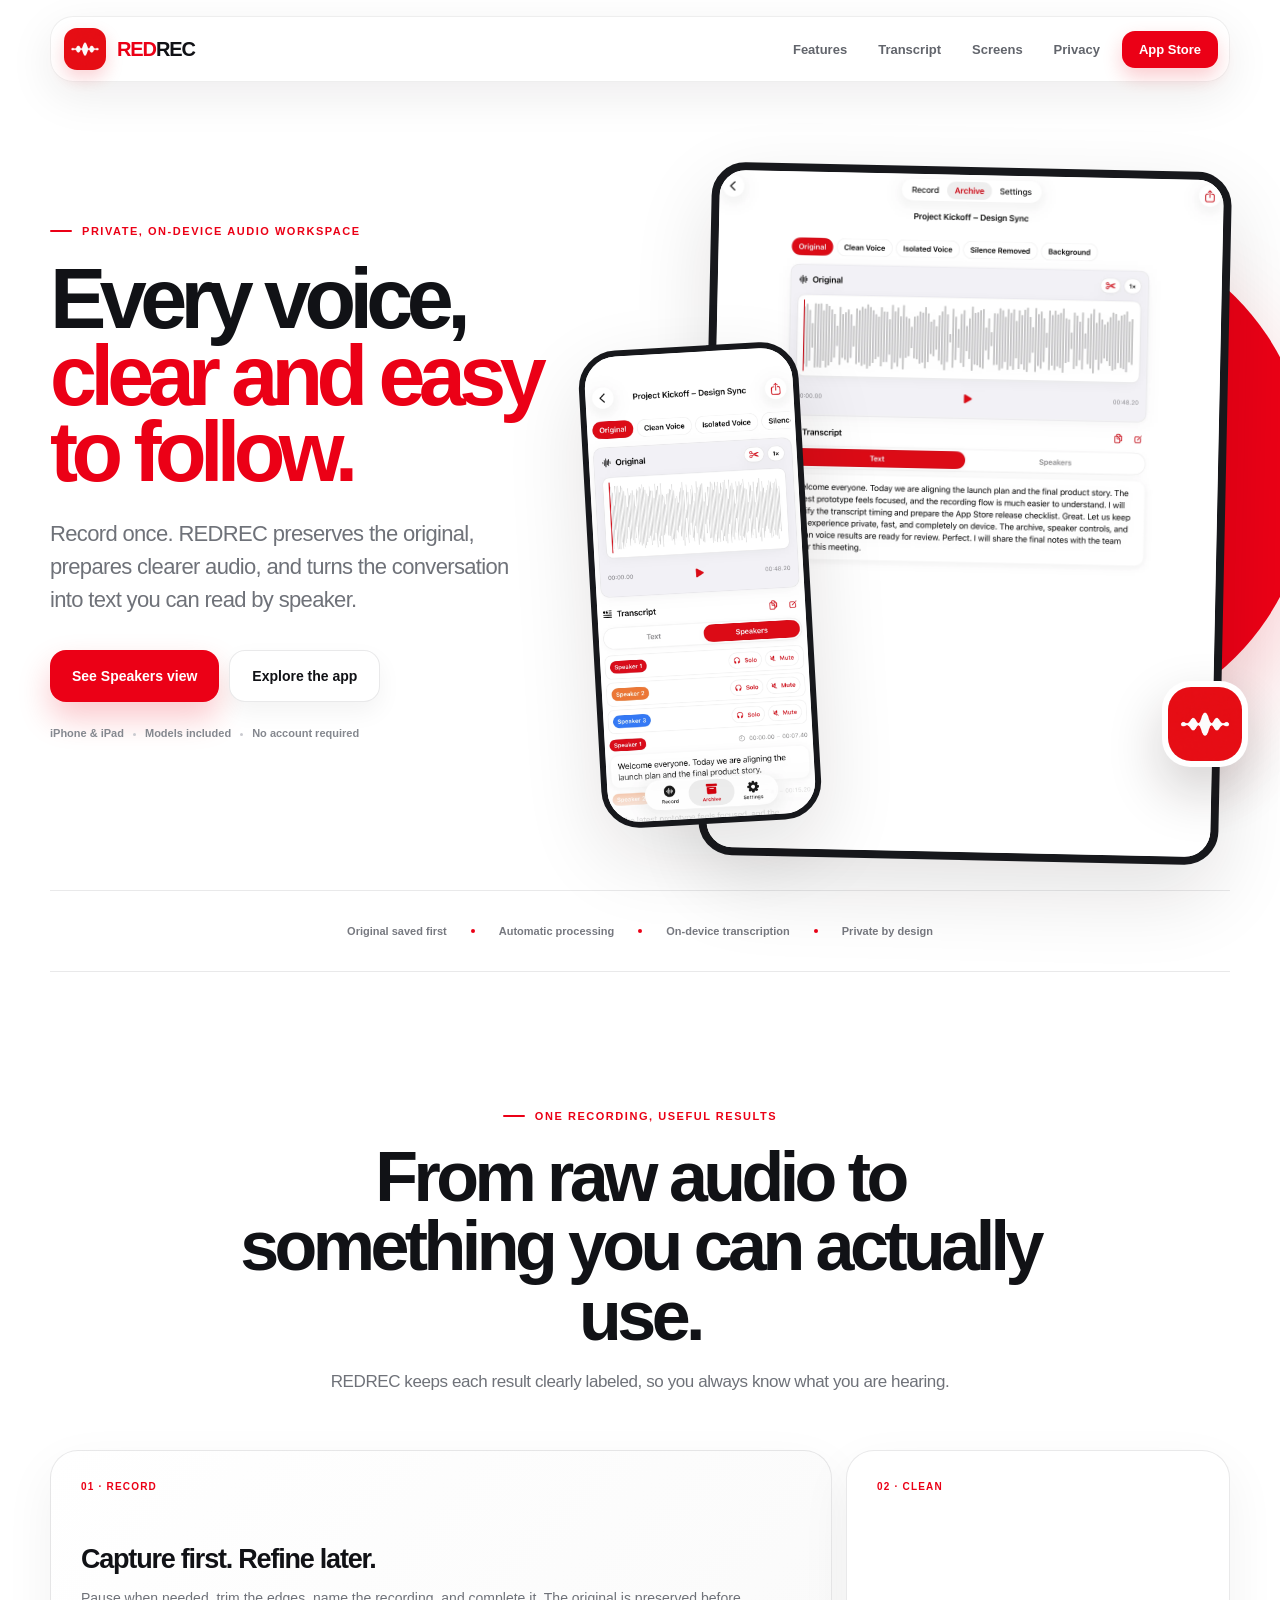
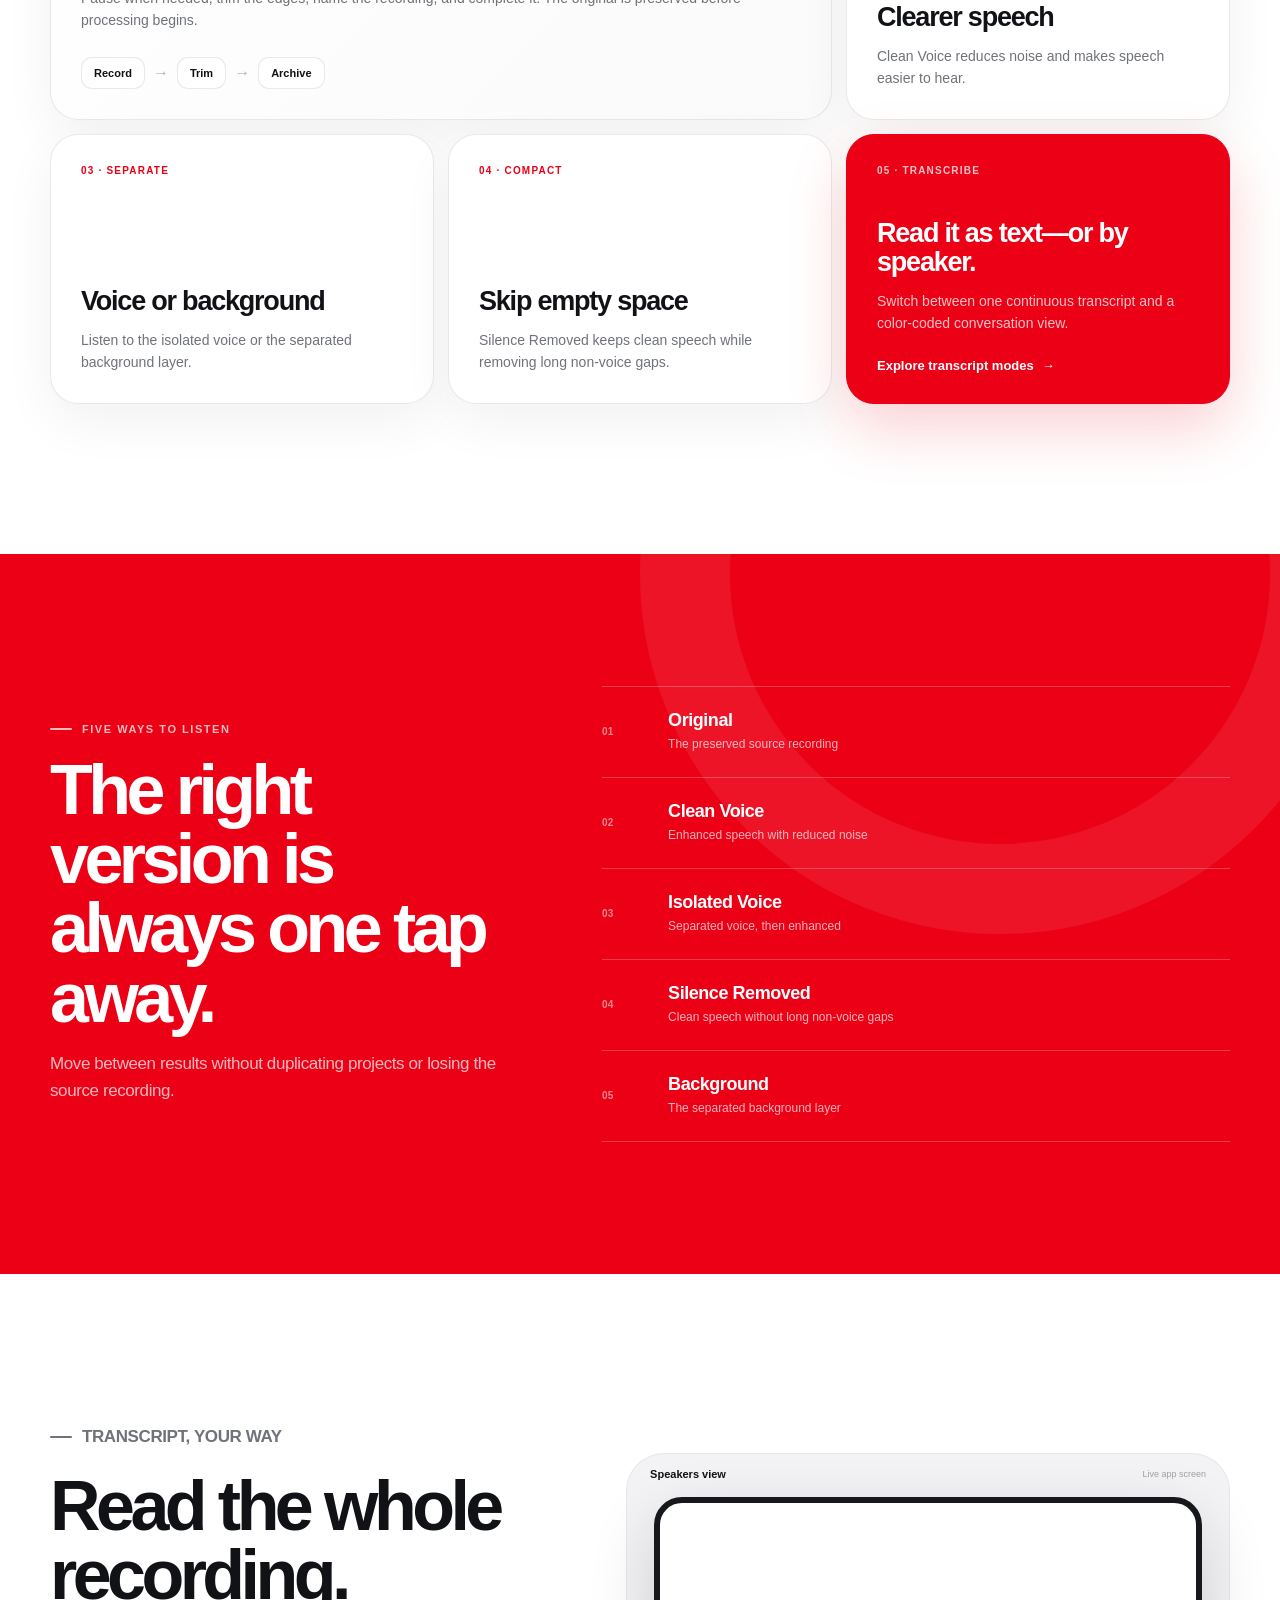
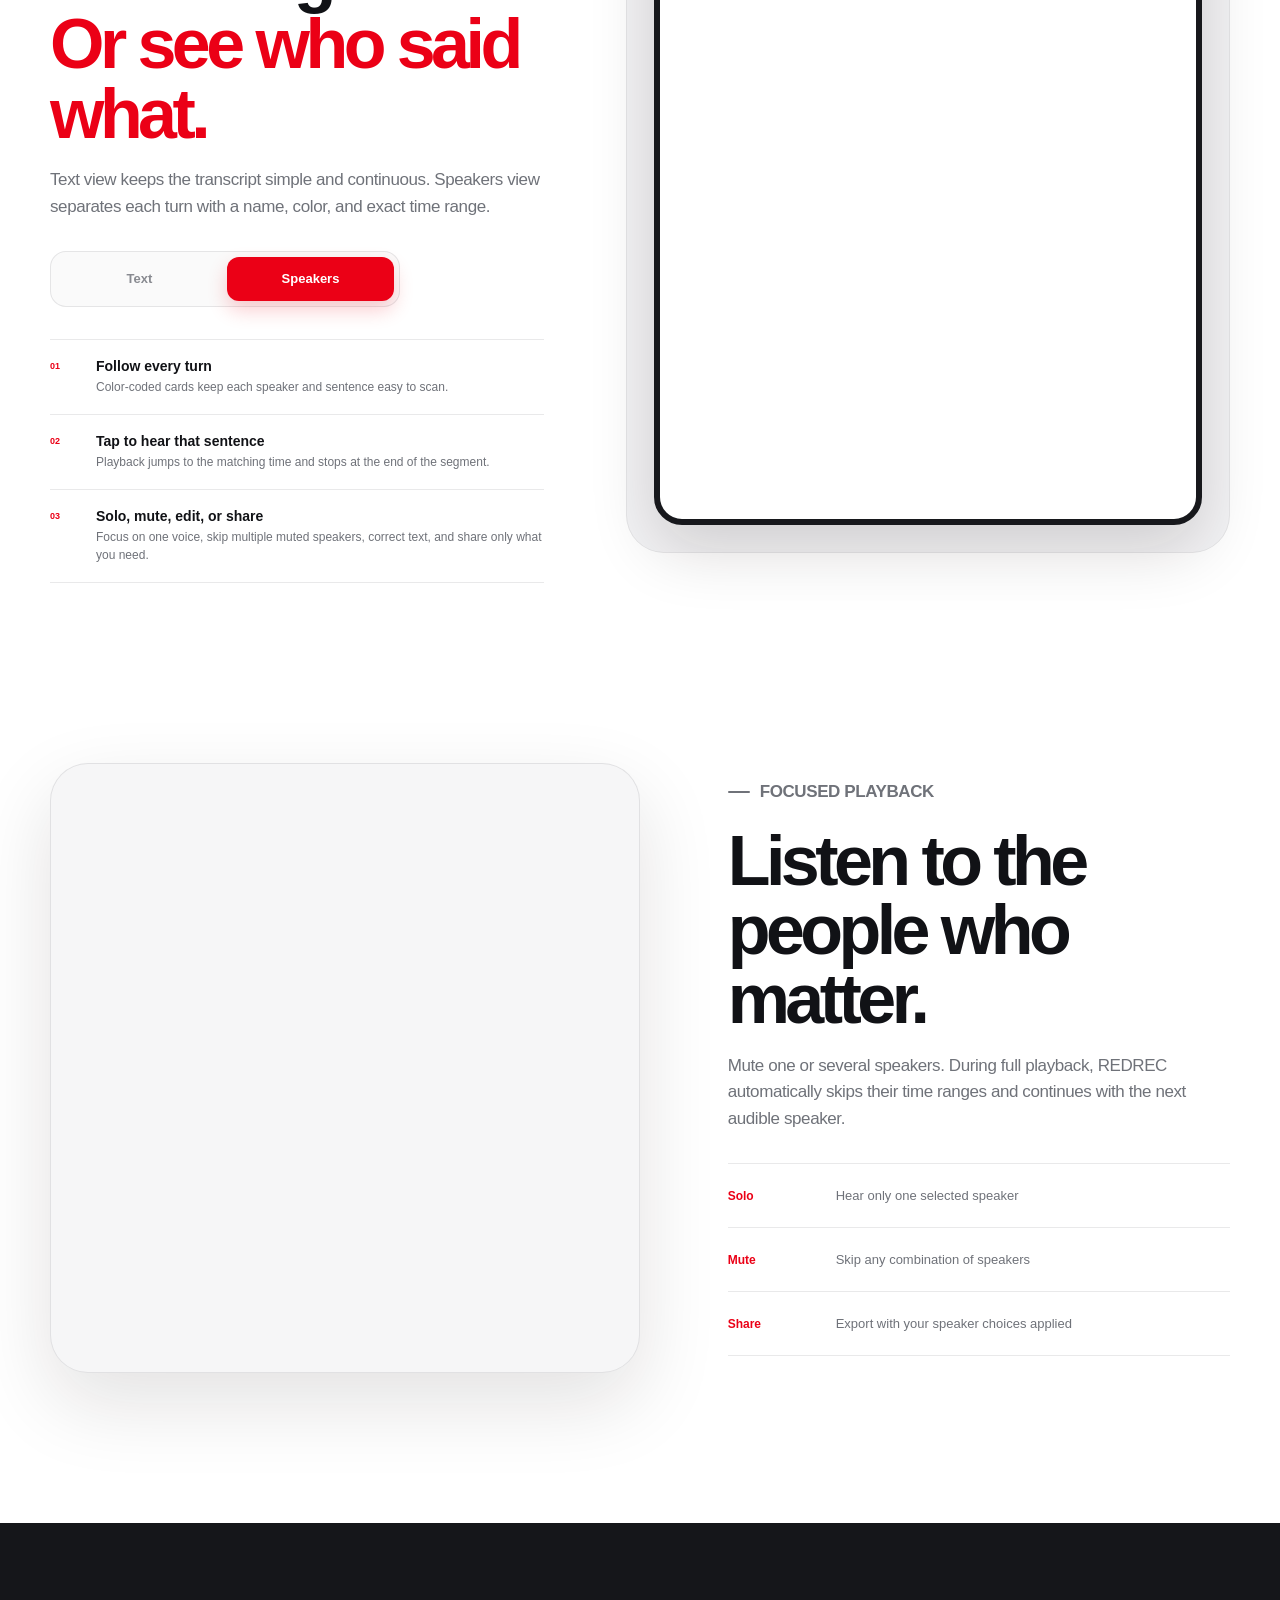
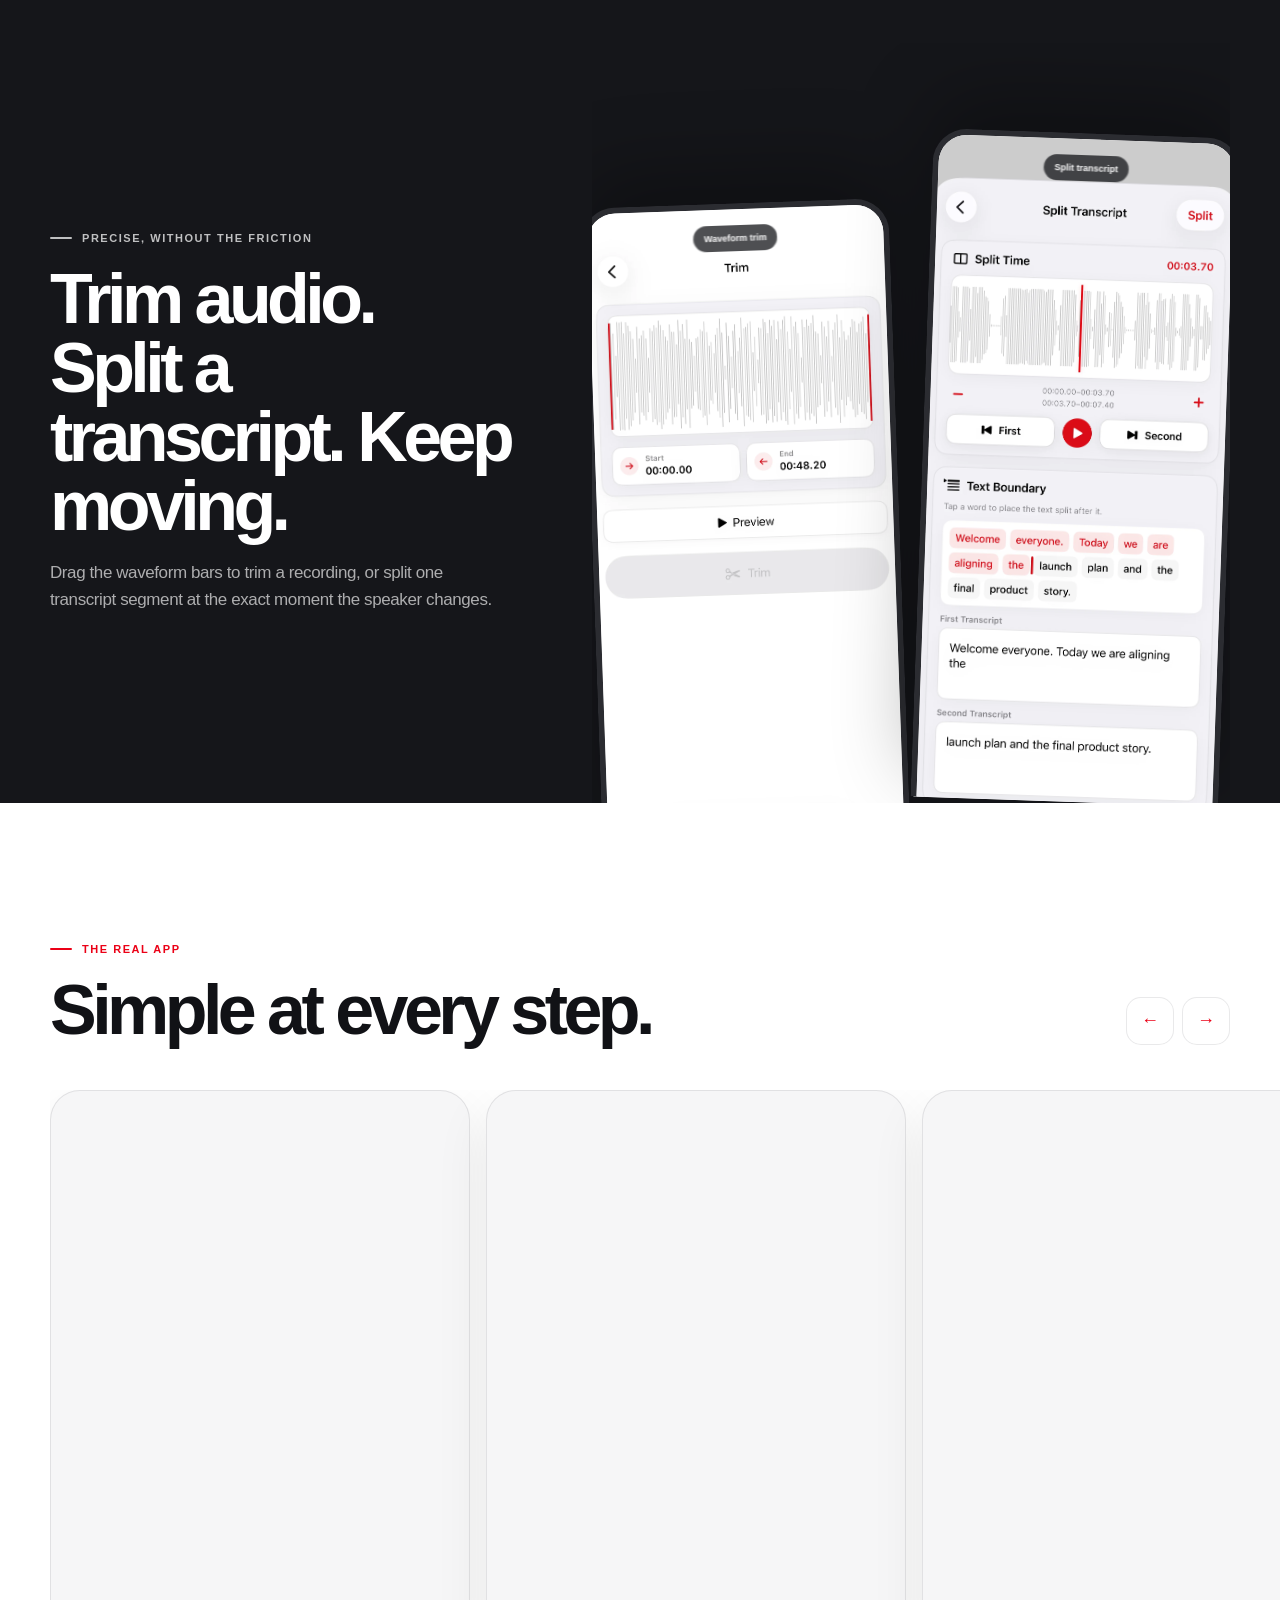
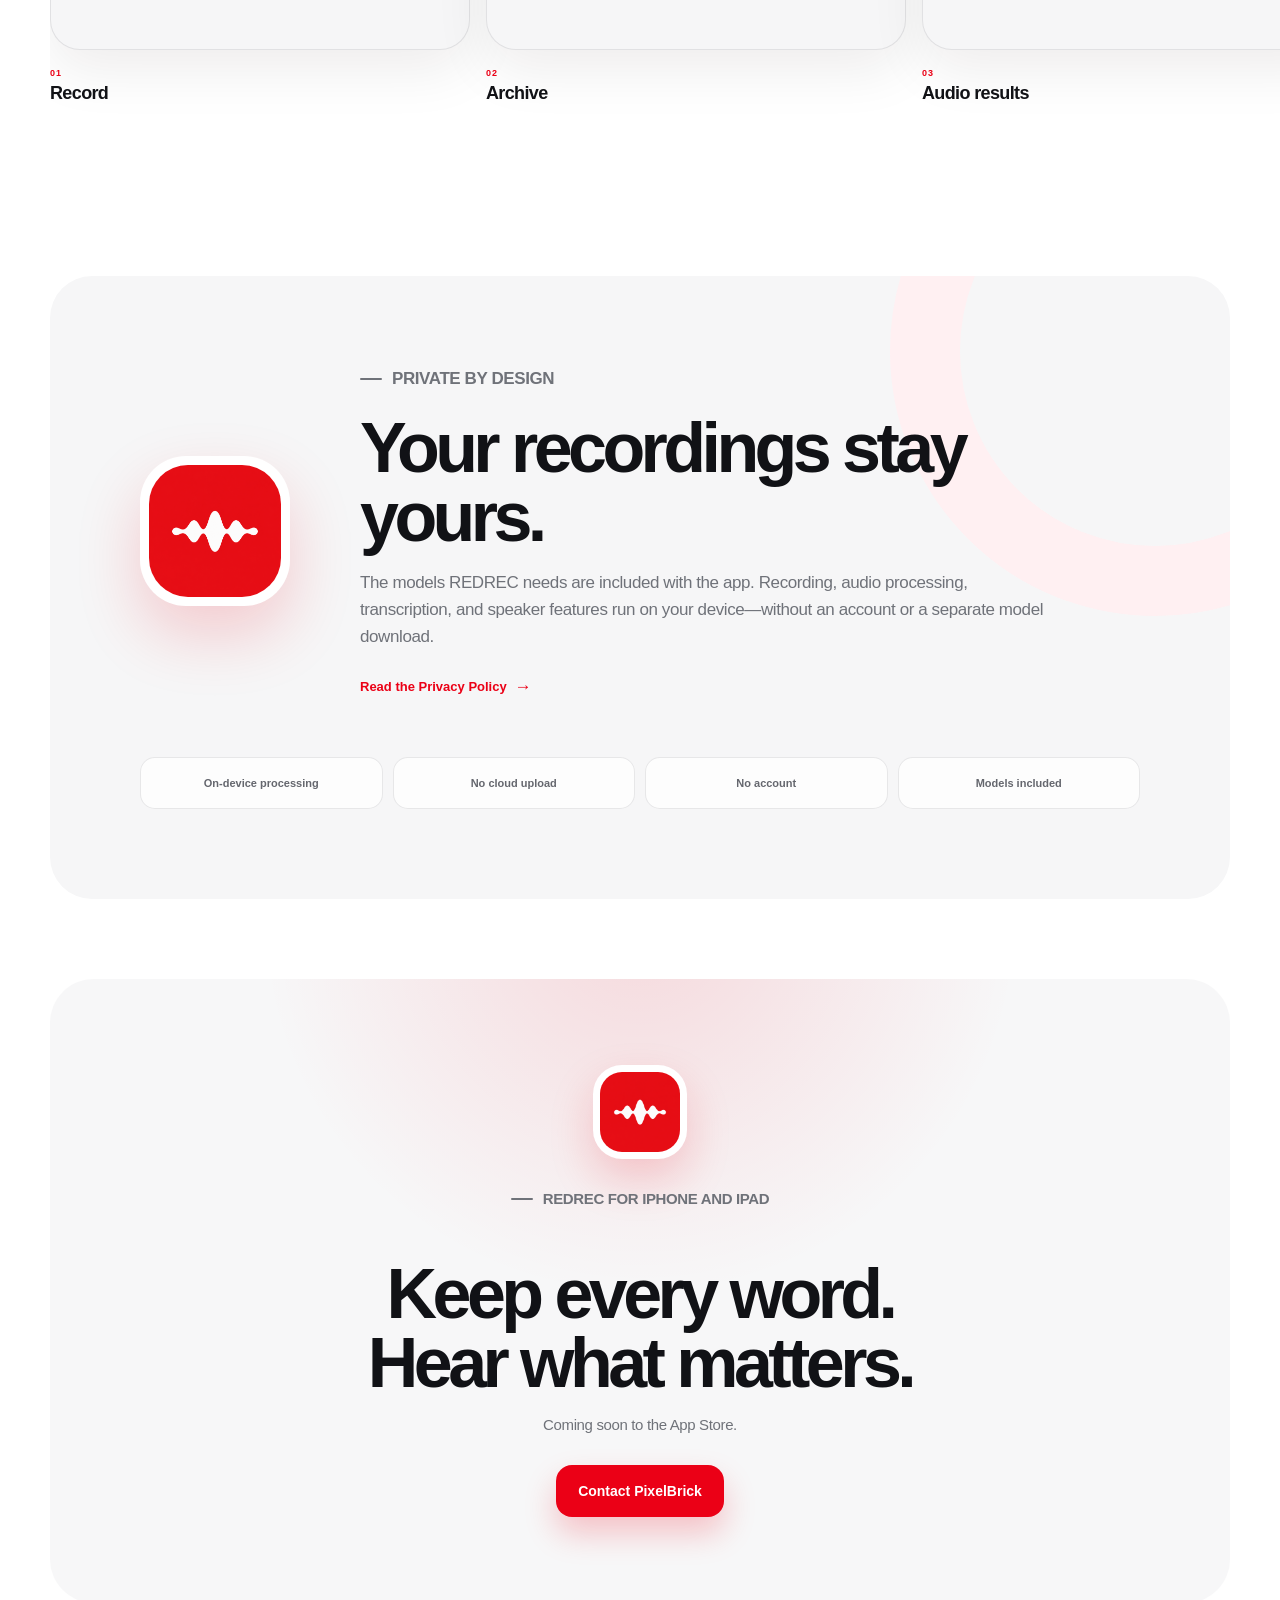
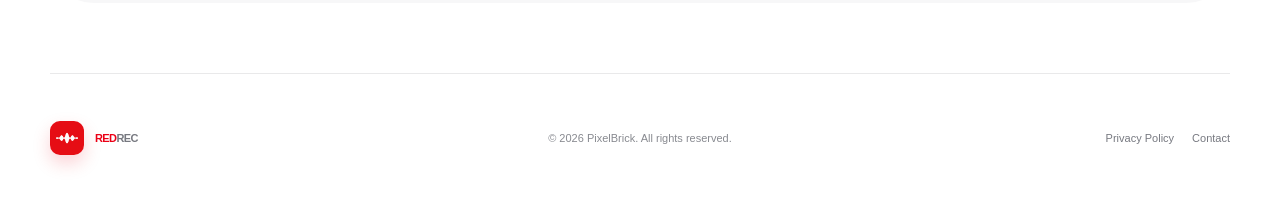
<file: index.html>
<!doctype html>
<html lang="en">
<head>
  <meta charset="utf-8">
  <meta name="viewport" content="width=device-width, initial-scale=1">
  <title>REDREC — Clear audio. Clear conversations.</title>
  <meta name="description" content="REDREC records, cleans, separates, and transcribes audio on your iPhone or iPad, with a speaker-aware view that makes every conversation easy to follow.">
  <meta name="theme-color" content="#eb0016">
  <meta property="og:title" content="REDREC — Clear audio. Clear conversations.">
  <meta property="og:description" content="Record, clean, separate, and transcribe audio privately on your device.">
  <meta property="og:type" content="website">
  <meta property="og:url" content="https://pixelbricktek.github.io/REDREC/">
  <meta property="og:image" content="https://pixelbricktek.github.io/REDREC/og.png">
  <meta name="twitter:card" content="summary_large_image">
  <meta name="twitter:title" content="REDREC — Clear audio. Clear conversations.">
  <meta name="twitter:description" content="Record, clean, separate, and transcribe audio privately on your device.">
  <meta name="twitter:image" content="https://pixelbricktek.github.io/REDREC/og.png">
  <link rel="canonical" href="https://pixelbricktek.github.io/REDREC/">
  <link rel="icon" href="./assets/app-icon.png" type="image/png">
  <link rel="apple-touch-icon" href="./assets/apple-touch-icon.png">
  <link rel="stylesheet" href="./styles.css">
</head>
<body>
  <header class="site-header">
    <a class="brand" href="#top" aria-label="REDREC home">
      <img src="./assets/app-icon.png" alt="">
      <span><b>RED</b>REC</span>
    </a>
    <button class="menu-toggle" type="button" data-menu-toggle aria-label="Open menu" aria-expanded="false"><i></i><i></i></button>
    <nav data-navigation aria-label="Main navigation">
      <a href="#features">Features</a>
      <a href="#speakers">Transcript</a>
      <a href="#screens">Screens</a>
      <a href="./privacy.html">Privacy</a>
      <a class="nav-cta" href="#download">App Store</a>
    </nav>
  </header>

  <main id="top">
    <section class="hero section-frame">
      <div class="hero-copy">
        <p class="eyebrow"><span></span> Private, on-device audio workspace</p>
        <h1>Every voice,<br><em>clear and easy to follow.</em></h1>
        <p class="hero-lead">Record once. REDREC preserves the original, prepares clearer audio, and turns the conversation into text you can read by speaker.</p>
        <div class="hero-actions">
          <a class="button button-primary" href="#speakers">See Speakers view</a>
          <a class="button button-secondary" href="#screens">Explore the app</a>
        </div>
        <ul class="hero-points" aria-label="Product highlights">
          <li>iPhone &amp; iPad</li>
          <li>Models included</li>
          <li>No account required</li>
        </ul>
      </div>

      <div class="hero-visual" aria-label="REDREC on iPhone and iPad">
        <div class="hero-halo"></div>
        <figure class="device device-ipad">
          <img src="./assets/screenshots/ipad/03_Original_Player.webp" width="2064" height="2752" alt="REDREC Original audio player on iPad" fetchpriority="high" decoding="async">
        </figure>
        <figure class="device device-iphone">
          <img src="./assets/screenshots/iphone/05_Speaker_Transcript.webp" width="1320" height="2868" alt="REDREC Speakers transcript on iPhone" fetchpriority="high" decoding="async">
        </figure>
        <div class="hero-icon"><img src="./assets/app-icon.png" width="1024" height="1024" alt="REDREC app icon"></div>
      </div>
    </section>

    <div class="principles section-frame" aria-label="REDREC principles">
      <span>Original saved first</span><i></i><span>Automatic processing</span><i></i><span>On-device transcription</span><i></i><span>Private by design</span>
    </div>

    <section class="feature-section section-frame" id="features">
      <div class="section-heading">
        <p class="eyebrow"><span></span> One recording, useful results</p>
        <h2>From raw audio to something you can actually use.</h2>
        <p>REDREC keeps each result clearly labeled, so you always know what you are hearing.</p>
      </div>

      <div class="feature-grid">
        <article class="feature-card feature-card-wide">
          <span class="feature-kicker">01 · RECORD</span>
          <h3>Capture first. Refine later.</h3>
          <p>Pause when needed, trim the edges, name the recording, and complete it. The original is preserved before processing begins.</p>
          <div class="mini-flow" aria-label="Recording flow"><span>Record</span><i>→</i><span>Trim</span><i>→</i><span>Archive</span></div>
        </article>
        <article class="feature-card">
          <span class="feature-kicker">02 · CLEAN</span>
          <h3>Clearer speech</h3>
          <p>Clean Voice reduces noise and makes speech easier to hear.</p>
        </article>
        <article class="feature-card">
          <span class="feature-kicker">03 · SEPARATE</span>
          <h3>Voice or background</h3>
          <p>Listen to the isolated voice or the separated background layer.</p>
        </article>
        <article class="feature-card">
          <span class="feature-kicker">04 · COMPACT</span>
          <h3>Skip empty space</h3>
          <p>Silence Removed keeps clean speech while removing long non-voice gaps.</p>
        </article>
        <article class="feature-card feature-card-red">
          <span class="feature-kicker">05 · TRANSCRIBE</span>
          <h3>Read it as text—or by speaker.</h3>
          <p>Switch between one continuous transcript and a color-coded conversation view.</p>
          <a href="#speakers">Explore transcript modes <span>→</span></a>
        </article>
      </div>
    </section>

    <section class="results-section">
      <div class="section-frame results-inner">
        <div class="results-copy">
          <p class="eyebrow eyebrow-light"><span></span> Five ways to listen</p>
          <h2>The right version is always one tap away.</h2>
          <p>Move between results without duplicating projects or losing the source recording.</p>
        </div>
        <ol class="result-list">
          <li><span>01</span><div><strong>Original</strong><small>The preserved source recording</small></div></li>
          <li><span>02</span><div><strong>Clean Voice</strong><small>Enhanced speech with reduced noise</small></div></li>
          <li><span>03</span><div><strong>Isolated Voice</strong><small>Separated voice, then enhanced</small></div></li>
          <li><span>04</span><div><strong>Silence Removed</strong><small>Clean speech without long non-voice gaps</small></div></li>
          <li><span>05</span><div><strong>Background</strong><small>The separated background layer</small></div></li>
        </ol>
      </div>
    </section>

    <section class="speakers-section section-frame" id="speakers">
      <div class="speakers-copy">
        <p class="eyebrow"><span></span> Transcript, your way</p>
        <h2>Read the whole recording.<br><em>Or see who said what.</em></h2>
        <p>Text view keeps the transcript simple and continuous. Speakers view separates each turn with a name, color, and exact time range.</p>
        <div class="mode-tabs" role="tablist" aria-label="Transcript mode preview">
          <button type="button" role="tab" aria-selected="false" data-transcript-tab="text">Text</button>
          <button type="button" role="tab" aria-selected="true" class="is-active" data-transcript-tab="speakers">Speakers</button>
        </div>
        <div class="speaker-benefits">
          <article><span>01</span><div><strong>Follow every turn</strong><p>Color-coded cards keep each speaker and sentence easy to scan.</p></div></article>
          <article><span>02</span><div><strong>Tap to hear that sentence</strong><p>Playback jumps to the matching time and stops at the end of the segment.</p></div></article>
          <article><span>03</span><div><strong>Solo, mute, edit, or share</strong><p>Focus on one voice, skip multiple muted speakers, correct text, and share only what you need.</p></div></article>
        </div>
      </div>

      <div class="transcript-preview-shell">
        <div class="preview-label"><span data-preview-label>Speakers view</span><i>Live app screen</i></div>
        <div class="transcript-screen" data-transcript-panel="text" hidden>
          <picture>
            <source media="(min-width: 900px)" srcset="./assets/screenshots/ipad/04_Simple_Transcript.webp">
            <img src="./assets/screenshots/iphone/04_Simple_Transcript.webp" width="1320" height="2868" alt="REDREC continuous Text transcript" loading="lazy" decoding="async">
          </picture>
        </div>
        <div class="transcript-screen is-active" data-transcript-panel="speakers">
          <picture>
            <source media="(min-width: 900px)" srcset="./assets/screenshots/ipad/05_Speaker_Transcript.webp">
            <img src="./assets/screenshots/iphone/05_Speaker_Transcript.webp" width="1320" height="2868" alt="REDREC color-coded Speakers transcript" loading="lazy" decoding="async">
          </picture>
        </div>
      </div>
    </section>

    <section class="focus-section section-frame">
      <div class="focus-visual">
        <picture>
          <source media="(min-width: 900px)" srcset="./assets/screenshots/ipad/06_Muted_Speaker.webp">
          <img src="./assets/screenshots/iphone/06_Muted_Speaker.webp" width="1320" height="2868" alt="Speaker 2 muted in REDREC" loading="lazy" decoding="async">
        </picture>
      </div>
      <div class="focus-copy">
        <p class="eyebrow"><span></span> Focused playback</p>
        <h2>Listen to the people who matter.</h2>
        <p>Mute one or several speakers. During full playback, REDREC automatically skips their time ranges and continues with the next audible speaker.</p>
        <ul>
          <li><b>Solo</b><span>Hear only one selected speaker</span></li>
          <li><b>Mute</b><span>Skip any combination of speakers</span></li>
          <li><b>Share</b><span>Export with your speaker choices applied</span></li>
        </ul>
      </div>
    </section>

    <section class="edit-section">
      <div class="section-frame edit-inner">
        <div class="section-heading section-heading-left">
          <p class="eyebrow eyebrow-light"><span></span> Precise, without the friction</p>
          <h2>Trim audio. Split a transcript. Keep moving.</h2>
          <p>Drag the waveform bars to trim a recording, or split one transcript segment at the exact moment the speaker changes.</p>
        </div>
        <div class="edit-screens">
          <figure><img src="./assets/screenshots/iphone/08_Trim.webp" width="1320" height="2868" alt="REDREC waveform trim screen" loading="lazy" decoding="async"><figcaption>Waveform trim</figcaption></figure>
          <figure><img src="./assets/screenshots/iphone/09_Split_Transcript.webp" width="1320" height="2868" alt="REDREC split transcript screen" loading="lazy" decoding="async"><figcaption>Split transcript</figcaption></figure>
        </div>
      </div>
    </section>

    <section class="screens-section section-frame" id="screens">
      <div class="section-heading section-heading-row">
        <div>
          <p class="eyebrow"><span></span> The real app</p>
          <h2>Simple at every step.</h2>
        </div>
        <div class="gallery-controls" aria-label="Screenshot controls">
          <button type="button" data-gallery-prev aria-label="Previous screen">←</button>
          <button type="button" data-gallery-next aria-label="Next screen">→</button>
        </div>
      </div>

      <div class="screen-gallery" data-screen-gallery tabindex="0" aria-label="REDREC app screenshots">
        <article><div class="gallery-shot"><picture><source media="(min-width: 900px)" srcset="./assets/screenshots/ipad/01_Record.webp"><img src="./assets/screenshots/iphone/01_Record.webp" width="1320" height="2868" alt="Record screen" loading="lazy" decoding="async"></picture></div><span>01</span><h3>Record</h3></article>
        <article><div class="gallery-shot"><picture><source media="(min-width: 900px)" srcset="./assets/screenshots/ipad/02_Archive.webp"><img src="./assets/screenshots/iphone/02_Archive.webp" width="1320" height="2868" alt="Archive screen" loading="lazy" decoding="async"></picture></div><span>02</span><h3>Archive</h3></article>
        <article><div class="gallery-shot"><picture><source media="(min-width: 900px)" srcset="./assets/screenshots/ipad/03_Original_Player.webp"><img src="./assets/screenshots/iphone/03_Original_Player.webp" width="1320" height="2868" alt="Original audio player" loading="lazy" decoding="async"></picture></div><span>03</span><h3>Audio results</h3></article>
        <article><div class="gallery-shot"><picture><source media="(min-width: 900px)" srcset="./assets/screenshots/ipad/04_Simple_Transcript.webp"><img src="./assets/screenshots/iphone/04_Simple_Transcript.webp" width="1320" height="2868" alt="Text transcript" loading="lazy" decoding="async"></picture></div><span>04</span><h3>Text transcript</h3></article>
        <article><div class="gallery-shot"><picture><source media="(min-width: 900px)" srcset="./assets/screenshots/ipad/05_Speaker_Transcript.webp"><img src="./assets/screenshots/iphone/05_Speaker_Transcript.webp" width="1320" height="2868" alt="Speakers transcript" loading="lazy" decoding="async"></picture></div><span>05</span><h3>Speakers transcript</h3></article>
        <article><div class="gallery-shot"><picture><source media="(min-width: 900px)" srcset="./assets/screenshots/ipad/06_Muted_Speaker.webp"><img src="./assets/screenshots/iphone/06_Muted_Speaker.webp" width="1320" height="2868" alt="Muted speaker controls" loading="lazy" decoding="async"></picture></div><span>06</span><h3>Speaker controls</h3></article>
        <article><div class="gallery-shot"><picture><source media="(min-width: 900px)" srcset="./assets/screenshots/ipad/07_Clean_Voice.webp"><img src="./assets/screenshots/iphone/07_Clean_Voice.webp" width="1320" height="2868" alt="Clean Voice result" loading="lazy" decoding="async"></picture></div><span>07</span><h3>Clean Voice</h3></article>
        <article><div class="gallery-shot"><picture><source media="(min-width: 900px)" srcset="./assets/screenshots/ipad/08_Trim.webp"><img src="./assets/screenshots/iphone/08_Trim.webp" width="1320" height="2868" alt="Trim screen" loading="lazy" decoding="async"></picture></div><span>08</span><h3>Trim</h3></article>
        <article><div class="gallery-shot"><picture><source media="(min-width: 900px)" srcset="./assets/screenshots/ipad/09_Split_Transcript.webp"><img src="./assets/screenshots/iphone/09_Split_Transcript.webp" width="1320" height="2868" alt="Split transcript screen" loading="lazy" decoding="async"></picture></div><span>09</span><h3>Split transcript</h3></article>
        <article><div class="gallery-shot"><picture><source media="(min-width: 900px)" srcset="./assets/screenshots/ipad/10_Settings_Dark.webp"><img src="./assets/screenshots/iphone/10_Settings_Dark.webp" width="1320" height="2868" alt="Settings in dark mode" loading="lazy" decoding="async"></picture></div><span>10</span><h3>Theme &amp; brightness</h3></article>
      </div>
    </section>

    <section class="privacy-section section-frame" id="privacy">
      <div class="privacy-icon"><img src="./assets/app-icon.png" width="1024" height="1024" alt="REDREC app icon"></div>
      <div class="privacy-copy">
        <p class="eyebrow"><span></span> Private by design</p>
        <h2>Your recordings stay yours.</h2>
        <p>The models REDREC needs are included with the app. Recording, audio processing, transcription, and speaker features run on your device—without an account or a separate model download.</p>
        <a class="text-link" href="./privacy.html">Read the Privacy Policy <span>→</span></a>
      </div>
      <div class="privacy-facts">
        <span>On-device processing</span><span>No cloud upload</span><span>No account</span><span>Models included</span>
      </div>
    </section>

    <section class="final-cta section-frame" id="download">
      <img src="./assets/app-icon.png" width="1024" height="1024" alt="REDREC app icon">
      <p class="eyebrow"><span></span> REDREC for iPhone and iPad</p>
      <h2>Keep every word.<br>Hear what matters.</h2>
      <p>Coming soon to the App Store.</p>
      <a class="button button-primary" href="mailto:brick@pixelbricktek.com">Contact PixelBrick</a>
    </section>
  </main>

  <footer class="site-footer section-frame">
    <a class="footer-brand" href="#top"><img src="./assets/app-icon.png" alt=""><span><b>RED</b>REC</span></a>
    <span>© 2026 PixelBrick. All rights reserved.</span>
    <div><a href="./privacy.html">Privacy Policy</a><button type="button" data-contact-toggle>Contact</button></div>
  </footer>

  <div class="contact-popover" data-contact-popover aria-live="polite">
    <strong>Contact</strong><button type="button" data-copy-email>brick@pixelbricktek.com</button><span data-copy-state>Tap to copy</span>
  </div>
  <script src="./script.js" defer></script>
</body>
</html>
</file>
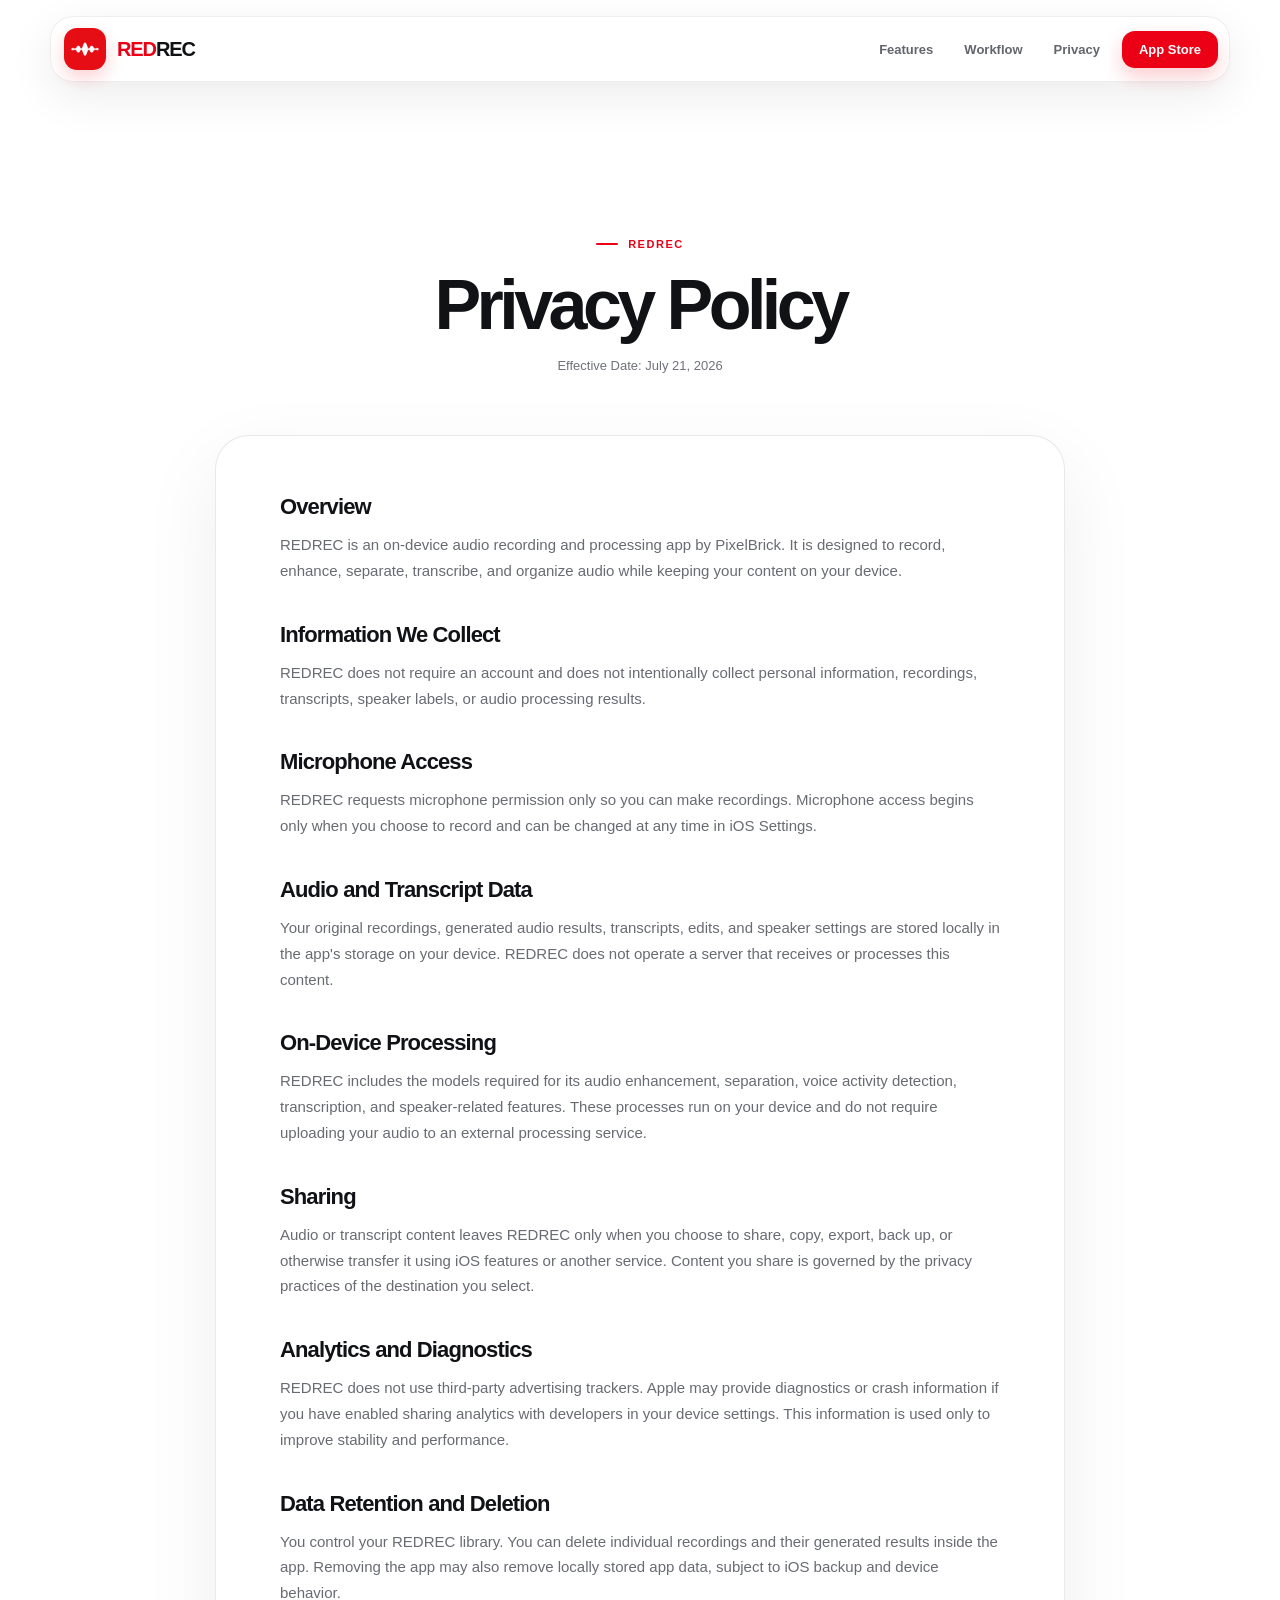
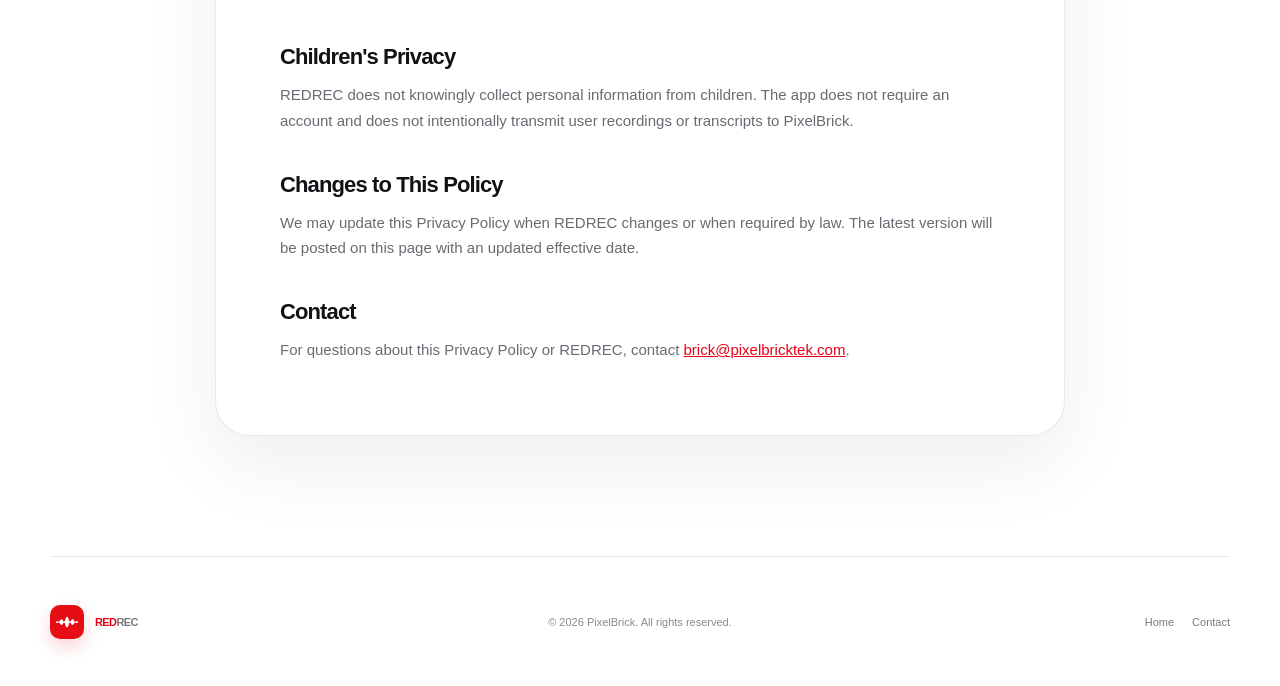
<file: privacy.html>
<!doctype html>
<html lang="en">
<head>
  <meta charset="utf-8">
  <meta name="viewport" content="width=device-width, initial-scale=1">
  <title>Privacy Policy — REDREC</title>
  <meta name="description" content="Privacy Policy for REDREC by PixelBrick.">
  <meta name="theme-color" content="#e20b20">
  <link rel="icon" href="./assets/app-icon.png" type="image/png">
  <link rel="apple-touch-icon" href="./assets/apple-touch-icon.png">
  <link rel="stylesheet" href="./styles.css">
</head>
<body>
  <header class="site-header">
    <a class="brand" href="./index.html" aria-label="REDREC home"><img src="./assets/app-icon.png" alt=""><span><b>RED</b>REC</span></a>
    <button class="menu-toggle" type="button" data-menu-toggle aria-label="Open menu" aria-expanded="false"><i></i><i></i></button>
    <nav data-navigation aria-label="Main navigation">
      <a href="./index.html#features">Features</a><a href="./index.html#workflow">Workflow</a><a href="./privacy.html">Privacy</a><a class="nav-cta" href="./index.html#download">App Store</a>
    </nav>
  </header>

  <main class="policy-page">
    <section class="policy-hero section-frame">
      <p class="eyebrow"><span></span> REDREC</p><h1>Privacy Policy</h1><p>Effective Date: July 21, 2026</p>
    </section>
    <section class="policy-card section-frame">
      <h2>Overview</h2>
      <p>REDREC is an on-device audio recording and processing app by PixelBrick. It is designed to record, enhance, separate, transcribe, and organize audio while keeping your content on your device.</p>
      <h2>Information We Collect</h2>
      <p>REDREC does not require an account and does not intentionally collect personal information, recordings, transcripts, speaker labels, or audio processing results.</p>
      <h2>Microphone Access</h2>
      <p>REDREC requests microphone permission only so you can make recordings. Microphone access begins only when you choose to record and can be changed at any time in iOS Settings.</p>
      <h2>Audio and Transcript Data</h2>
      <p>Your original recordings, generated audio results, transcripts, edits, and speaker settings are stored locally in the app&apos;s storage on your device. REDREC does not operate a server that receives or processes this content.</p>
      <h2>On-Device Processing</h2>
      <p>REDREC includes the models required for its audio enhancement, separation, voice activity detection, transcription, and speaker-related features. These processes run on your device and do not require uploading your audio to an external processing service.</p>
      <h2>Sharing</h2>
      <p>Audio or transcript content leaves REDREC only when you choose to share, copy, export, back up, or otherwise transfer it using iOS features or another service. Content you share is governed by the privacy practices of the destination you select.</p>
      <h2>Analytics and Diagnostics</h2>
      <p>REDREC does not use third-party advertising trackers. Apple may provide diagnostics or crash information if you have enabled sharing analytics with developers in your device settings. This information is used only to improve stability and performance.</p>
      <h2>Data Retention and Deletion</h2>
      <p>You control your REDREC library. You can delete individual recordings and their generated results inside the app. Removing the app may also remove locally stored app data, subject to iOS backup and device behavior.</p>
      <h2>Children&apos;s Privacy</h2>
      <p>REDREC does not knowingly collect personal information from children. The app does not require an account and does not intentionally transmit user recordings or transcripts to PixelBrick.</p>
      <h2>Changes to This Policy</h2>
      <p>We may update this Privacy Policy when REDREC changes or when required by law. The latest version will be posted on this page with an updated effective date.</p>
      <h2>Contact</h2>
      <p>For questions about this Privacy Policy or REDREC, contact <a href="mailto:brick@pixelbricktek.com">brick@pixelbricktek.com</a>.</p>
    </section>
  </main>

  <footer class="site-footer section-frame">
    <a class="footer-brand" href="./index.html"><img src="./assets/app-icon.png" alt=""><span><b>RED</b>REC</span></a>
    <span>© 2026 PixelBrick. All rights reserved.</span>
    <div><a href="./index.html">Home</a><button type="button" data-contact-toggle>Contact</button></div>
  </footer>
  <div class="contact-popover" data-contact-popover aria-live="polite"><strong>Contact</strong><button type="button" data-copy-email>brick@pixelbricktek.com</button><span data-copy-state>Tap to copy</span></div>
  <script src="./script.js" defer></script>
</body>
</html>
</file>
<file: styles.css>
:root {
  --red: #eb0016;
  --red-dark: #bf0012;
  --red-soft: #fff0f2;
  --ink: #111216;
  --muted: #6f7279;
  --line: rgba(17, 18, 22, 0.09);
  --surface: #f6f6f7;
  --white: #fff;
  --shadow: 0 30px 80px rgba(23, 13, 15, 0.12);
  --font: -apple-system, BlinkMacSystemFont, "Segoe UI", sans-serif;
}

* { box-sizing: border-box; }

html {
  scroll-behavior: smooth;
  scroll-padding-top: 112px;
  background: var(--white);
}

body {
  margin: 0;
  min-width: 320px;
  overflow-x: hidden;
  color: var(--ink);
  background: var(--white);
  font-family: var(--font);
  -webkit-font-smoothing: antialiased;
  text-rendering: optimizeLegibility;
}

button, a { -webkit-tap-highlight-color: transparent; }
button { font: inherit; }
a { color: inherit; }
img { display: block; max-width: 100%; }
picture { display: block; }
[hidden] { display: none !important; }

::selection { color: var(--white); background: var(--red); }
:focus-visible { outline: 3px solid rgba(235, 0, 22, 0.24); outline-offset: 4px; }

.section-frame {
  width: min(1180px, calc(100% - 48px));
  margin-inline: auto;
}

.site-header {
  position: sticky;
  top: 16px;
  z-index: 80;
  width: min(1180px, calc(100% - 48px));
  min-height: 66px;
  margin: 16px auto 0;
  padding: 9px 11px 9px 13px;
  display: flex;
  align-items: center;
  justify-content: space-between;
  gap: 24px;
  border: 1px solid rgba(17, 18, 22, 0.07);
  border-radius: 23px;
  background: rgba(255, 255, 255, 0.88);
  box-shadow: 0 14px 45px rgba(31, 18, 20, 0.08);
  backdrop-filter: blur(22px) saturate(160%);
}

.brand, .footer-brand {
  display: inline-flex;
  align-items: center;
  gap: 11px;
  color: var(--ink);
  font-size: 20px;
  font-weight: 830;
  letter-spacing: -0.055em;
  text-decoration: none;
}

.brand img, .footer-brand img {
  width: 42px;
  height: 42px;
  aspect-ratio: 1;
  flex: 0 0 auto;
  object-fit: cover;
  border-radius: 13px;
  box-shadow: 0 8px 18px rgba(235, 0, 22, 0.18);
}

.brand b, .footer-brand b { color: var(--red); }

.site-header nav { display: flex; align-items: center; gap: 3px; }
.site-header nav a {
  padding: 11px 14px;
  color: #62656c;
  border-radius: 13px;
  font-size: 13px;
  font-weight: 680;
  text-decoration: none;
  transition: color 180ms ease, background 180ms ease, transform 180ms ease;
}

.site-header nav a:hover { color: var(--ink); background: var(--surface); }
.site-header nav .nav-cta {
  margin-left: 5px;
  padding-inline: 17px;
  color: var(--white);
  background: var(--red);
  box-shadow: 0 9px 20px rgba(235, 0, 22, 0.2);
}
.site-header nav .nav-cta:hover { color: var(--white); background: var(--red-dark); transform: translateY(-1px); }

.menu-toggle {
  display: none;
  width: 44px;
  height: 44px;
  padding: 0;
  align-items: center;
  justify-content: center;
  flex-direction: column;
  gap: 6px;
  border: 0;
  border-radius: 14px;
  background: var(--surface);
  cursor: pointer;
}
.menu-toggle i { width: 18px; height: 2px; border-radius: 99px; background: var(--ink); transition: transform 180ms ease; }
.menu-toggle.is-open i:first-child { transform: translateY(4px) rotate(45deg); }
.menu-toggle.is-open i:last-child { transform: translateY(-4px) rotate(-45deg); }

.eyebrow {
  margin: 0;
  display: flex;
  align-items: center;
  gap: 10px;
  color: var(--red);
  font-size: 11px;
  font-weight: 820;
  letter-spacing: 0.14em;
  text-transform: uppercase;
}
.eyebrow > span { width: 22px; height: 2px; border-radius: 99px; background: currentColor; }
.eyebrow-light { color: rgba(255, 255, 255, 0.73); }

.hero {
  min-height: 780px;
  padding: 70px 0 78px;
  display: grid;
  grid-template-columns: minmax(0, 0.88fr) minmax(540px, 1.12fr);
  align-items: center;
  gap: 58px;
}

.hero-copy { position: relative; z-index: 3; }
.hero h1 {
  max-width: 700px;
  margin: 24px 0 26px;
  font-size: clamp(60px, 6.6vw, 92px);
  line-height: 0.91;
  letter-spacing: -0.078em;
  font-weight: 835;
}
.hero h1 em { color: var(--red); font-style: normal; }
.hero-lead {
  max-width: 590px;
  margin: 0;
  color: var(--muted);
  font-size: clamp(18px, 2vw, 22px);
  line-height: 1.5;
  letter-spacing: -0.03em;
}
.hero-actions { margin-top: 34px; display: flex; flex-wrap: wrap; gap: 10px; }
.button {
  min-height: 52px;
  padding: 0 22px;
  display: inline-flex;
  align-items: center;
  justify-content: center;
  border-radius: 16px;
  font-size: 14px;
  font-weight: 760;
  text-decoration: none;
  transition: transform 180ms ease, box-shadow 180ms ease, background 180ms ease;
}
.button:hover { transform: translateY(-2px); }
.button-primary { color: var(--white); background: var(--red); box-shadow: 0 16px 32px rgba(235, 0, 22, 0.22); }
.button-primary:hover { background: var(--red-dark); box-shadow: 0 18px 38px rgba(191, 0, 18, 0.26); }
.button-secondary { color: var(--ink); border: 1px solid var(--line); background: var(--white); box-shadow: 0 10px 25px rgba(15, 11, 12, 0.05); }

.hero-points {
  margin: 25px 0 0;
  padding: 0;
  display: flex;
  flex-wrap: wrap;
  gap: 8px 21px;
  list-style: none;
  color: #85888f;
  font-size: 11px;
  font-weight: 650;
}
.hero-points li { position: relative; }
.hero-points li:not(:last-child)::after { content: ""; position: absolute; top: 50%; right: -12px; width: 3px; height: 3px; border-radius: 50%; background: #c9cacf; }

.hero-visual { position: relative; min-height: 660px; }
.hero-halo {
  position: absolute;
  width: 510px;
  height: 510px;
  top: 70px;
  right: -80px;
  border-radius: 50%;
  background: var(--red);
  box-shadow: 0 45px 100px rgba(235, 0, 22, 0.19);
}
.hero-halo::before { content: ""; position: absolute; width: 170px; height: 170px; left: -100px; bottom: -60px; border: 30px solid var(--red-soft); border-radius: 50%; }

.device {
  position: absolute;
  z-index: 2;
  margin: 0;
  overflow: hidden;
  border: 8px solid #17181c;
  background: #fff;
  box-shadow: var(--shadow);
}
.device img { width: 100%; height: 100%; object-fit: cover; object-position: top center; }
.device-ipad { width: 520px; aspect-ratio: 3 / 4; top: 15px; right: 5px; border-radius: 34px; transform: rotate(1.2deg); }
.device-iphone { width: 220px; aspect-ratio: 1320 / 2868; left: -12px; bottom: -12px; border-width: 6px; border-radius: 38px; transform: rotate(-3.2deg); }
.hero-icon {
  position: absolute;
  z-index: 4;
  width: 86px;
  height: 86px;
  right: -18px;
  bottom: 45px;
  padding: 6px;
  display: grid;
  place-items: center;
  overflow: hidden;
  border-radius: 28px;
  background: #fff;
  box-shadow: 0 24px 55px rgba(29, 13, 16, 0.2);
}
.hero-icon img { width: 100%; height: 100%; aspect-ratio: 1; object-fit: cover; border-radius: 23px; }

.principles {
  min-height: 82px;
  padding: 0 28px;
  display: flex;
  align-items: center;
  justify-content: center;
  gap: 24px;
  border-top: 1px solid var(--line);
  border-bottom: 1px solid var(--line);
  color: #777980;
  font-size: 11px;
  font-weight: 680;
}
.principles i { width: 4px; height: 4px; border-radius: 50%; background: var(--red); }

.feature-section { padding: 138px 0 150px; }
.section-heading { max-width: 800px; margin: 0 auto 54px; text-align: center; }
.section-heading .eyebrow { justify-content: center; }
.section-heading h2, .results-copy h2, .speakers-copy h2, .focus-copy h2, .privacy-copy h2, .final-cta h2, .policy-hero h1 {
  margin: 21px 0 18px;
  font-size: clamp(44px, 5.8vw, 70px);
  line-height: 0.99;
  letter-spacing: -0.065em;
  font-weight: 820;
}
.section-heading > p:last-child, .results-copy > p:last-child, .speakers-copy > p, .focus-copy > p, .privacy-copy > p, .final-cta > p {
  margin: 0;
  color: var(--muted);
  font-size: 17px;
  line-height: 1.58;
  letter-spacing: -0.024em;
}

.feature-grid { display: grid; grid-template-columns: repeat(3, minmax(0, 1fr)); gap: 14px; }
.feature-card {
  min-height: 270px;
  padding: 30px;
  display: flex;
  flex-direction: column;
  border: 1px solid var(--line);
  border-radius: 28px;
  background: var(--white);
  box-shadow: 0 18px 52px rgba(24, 14, 16, 0.055);
  transition: transform 220ms ease, box-shadow 220ms ease, border-color 220ms ease;
}
.feature-card:hover { transform: translateY(-5px); border-color: rgba(235, 0, 22, 0.19); box-shadow: 0 26px 60px rgba(30, 14, 16, 0.09); }
.feature-card-wide { grid-column: span 2; padding-right: 10%; background: linear-gradient(135deg, #fff, #fafafa); }
.feature-kicker { color: var(--red); font-size: 10px; font-weight: 820; letter-spacing: 0.12em; }
.feature-card h3 { margin: auto 0 12px; font-size: 27px; line-height: 1.08; letter-spacing: -0.045em; }
.feature-card p { margin: 0; color: var(--muted); font-size: 14px; line-height: 1.58; }
.feature-card-red { color: var(--white); border-color: var(--red); background: var(--red); box-shadow: 0 24px 60px rgba(235, 0, 22, 0.19); }
.feature-card-red:hover { border-color: var(--red-dark); box-shadow: 0 30px 68px rgba(235, 0, 22, 0.25); }
.feature-card-red .feature-kicker, .feature-card-red p { color: rgba(255, 255, 255, 0.76); }
.feature-card-red a { margin-top: 24px; display: inline-flex; align-items: center; gap: 8px; color: #fff; font-size: 13px; font-weight: 760; text-decoration: none; }
.feature-card-red a span { transition: transform 180ms ease; }
.feature-card-red a:hover span { transform: translateX(4px); }
.mini-flow { margin-top: 26px; display: flex; align-items: center; flex-wrap: wrap; gap: 8px; }
.mini-flow span { padding: 9px 12px; color: var(--ink); border: 1px solid var(--line); border-radius: 11px; background: #fff; font-size: 11px; font-weight: 720; }
.mini-flow i { color: #b1b2b7; font-style: normal; }

.results-section { position: relative; overflow: hidden; color: var(--white); background: var(--red); }
.results-section::before { content: ""; position: absolute; width: 540px; height: 540px; top: -340px; right: -80px; border: 90px solid rgba(255,255,255,.08); border-radius: 50%; }
.results-inner { position: relative; z-index: 1; min-height: 720px; padding: 112px 0; display: grid; grid-template-columns: .85fr 1.15fr; align-items: center; gap: 88px; }
.results-copy h2 { max-width: 540px; }
.results-copy > p:last-child { max-width: 500px; color: rgba(255,255,255,.72); }
.result-list { margin: 0; padding: 0; border-top: 1px solid rgba(255,255,255,.24); list-style: none; }
.result-list li { min-height: 91px; padding: 20px 0; display: grid; grid-template-columns: 48px 1fr; align-items: center; gap: 18px; border-bottom: 1px solid rgba(255,255,255,.24); }
.result-list > li > span { color: rgba(255,255,255,.53); font-size: 10px; font-weight: 760; }
.result-list div { display: grid; gap: 5px; }
.result-list strong { font-size: 18px; letter-spacing: -.025em; }
.result-list small { color: rgba(255,255,255,.7); font-size: 12px; line-height: 1.4; }

.speakers-section { padding: 150px 0; display: grid; grid-template-columns: .9fr 1.1fr; align-items: center; gap: 82px; }
.speakers-copy h2 em { color: var(--red); font-style: normal; }
.mode-tabs { width: min(100%, 350px); margin: 30px 0 32px; padding: 5px; display: grid; grid-template-columns: 1fr 1fr; gap: 4px; border: 1px solid var(--line); border-radius: 16px; background: #fafafa; }
.mode-tabs button { min-height: 44px; border: 0; border-radius: 12px; color: #888a90; background: transparent; font-size: 13px; font-weight: 760; cursor: pointer; transition: color 180ms ease, background 180ms ease, box-shadow 180ms ease; }
.mode-tabs button.is-active { color: #fff; background: var(--red); box-shadow: 0 9px 20px rgba(235,0,22,.2); }
.speaker-benefits { display: grid; gap: 0; border-top: 1px solid var(--line); }
.speaker-benefits article { padding: 18px 0; display: grid; grid-template-columns: 32px 1fr; gap: 14px; border-bottom: 1px solid var(--line); }
.speaker-benefits article > span { padding-top: 3px; color: var(--red); font-size: 9px; font-weight: 820; }
.speaker-benefits strong { display: block; margin-bottom: 4px; font-size: 14px; }
.speaker-benefits p { margin: 0; color: var(--muted); font-size: 12px; line-height: 1.5; }

.transcript-preview-shell { position: relative; min-height: 700px; padding: 44px 28px 28px; border-radius: 38px; background: #f3f3f5; box-shadow: inset 0 0 0 1px rgba(17,18,22,.06); }
.preview-label { position: absolute; top: 15px; left: 24px; right: 24px; display: flex; align-items: center; justify-content: space-between; }
.preview-label span { color: var(--ink); font-size: 11px; font-weight: 760; }
.preview-label i { color: #a0a1a6; font-size: 9px; font-style: normal; }
.transcript-screen { height: 628px; overflow: hidden; border: 6px solid #17181c; border-radius: 28px; background: #fff; box-shadow: 0 24px 65px rgba(23,13,15,.16); opacity: 0; transform: translateY(8px); }
.transcript-screen.is-active { opacity: 1; transform: translateY(0); animation: preview-in 260ms ease both; }
.transcript-screen picture, .transcript-screen img { width: 100%; height: 100%; }
.transcript-screen img { object-fit: cover; object-position: top center; }

.focus-section { padding: 30px 0 150px; display: grid; grid-template-columns: 1.08fr .92fr; align-items: center; gap: 88px; }
.focus-visual { height: 610px; overflow: hidden; border: 1px solid var(--line); border-radius: 38px; background: var(--surface); box-shadow: var(--shadow); }
.focus-visual picture, .focus-visual img { width: 100%; height: 100%; }
.focus-visual img { object-fit: cover; object-position: top center; }
.focus-copy h2 { max-width: 520px; }
.focus-copy ul { margin: 30px 0 0; padding: 0; border-top: 1px solid var(--line); list-style: none; }
.focus-copy li { min-height: 64px; display: grid; grid-template-columns: 88px 1fr; align-items: center; gap: 20px; border-bottom: 1px solid var(--line); }
.focus-copy li b { color: var(--red); font-size: 12px; }
.focus-copy li span { color: var(--muted); font-size: 13px; }

.edit-section { color: #fff; background: #15161a; overflow: hidden; }
.edit-inner { min-height: 840px; padding: 120px 0 0; display: grid; grid-template-columns: .84fr 1.16fr; align-items: center; gap: 80px; }
.section-heading-left { margin: 0; text-align: left; }
.section-heading-left .eyebrow { justify-content: flex-start; }
.section-heading-left h2 { color: #fff; }
.section-heading-left > p:last-child { color: rgba(255,255,255,.65); }
.edit-screens { align-self: end; height: 760px; display: flex; align-items: flex-end; justify-content: center; gap: 22px; overflow: hidden; }
.edit-screens figure { flex: 0 1 310px; width: min(48%, 310px); aspect-ratio: 1320 / 2868; margin: 0; position: relative; overflow: hidden; border: 6px solid #2b2c31; border-bottom: 0; border-radius: 34px 34px 0 0; background: #fff; box-shadow: 0 -30px 80px rgba(0,0,0,.3); }
.edit-screens figure:first-child { transform: translateY(70px) rotate(-2deg); }
.edit-screens figure:last-child { transform: rotate(2deg); }
.edit-screens img { width: 100%; height: 100%; object-fit: cover; object-position: top center; }
.edit-screens figcaption { position: absolute; top: 16px; left: 50%; z-index: 2; padding: 8px 11px; color: #fff; border-radius: 99px; background: rgba(17,18,22,.74); backdrop-filter: blur(12px); transform: translateX(-50%); white-space: nowrap; font-size: 9px; font-weight: 720; }

.screens-section { padding: 140px 0 150px; }
.section-heading-row { max-width: none; margin-bottom: 45px; display: flex; align-items: end; justify-content: space-between; gap: 30px; text-align: left; }
.section-heading-row .eyebrow { justify-content: flex-start; }
.section-heading-row h2 { margin-bottom: 0; }
.gallery-controls { display: flex; gap: 8px; }
.gallery-controls button { width: 48px; height: 48px; border: 1px solid var(--line); border-radius: 15px; color: var(--red); background: #fff; font-size: 18px; cursor: pointer; transition: background 180ms ease, transform 180ms ease; }
.gallery-controls button:hover { background: var(--red-soft); transform: translateY(-2px); }
.screen-gallery { width: calc(100vw - max(24px, (100vw - 1180px) / 2)); padding: 0 24px 22px 0; display: grid; grid-auto-flow: column; grid-auto-columns: min(420px, 38vw); gap: 16px; overflow-x: auto; overscroll-behavior-inline: contain; scroll-snap-type: x mandatory; scrollbar-width: none; }
.screen-gallery::-webkit-scrollbar { display: none; }
.screen-gallery article { scroll-snap-align: start; }
.gallery-shot { aspect-ratio: 3 / 4; overflow: hidden; border: 1px solid var(--line); border-radius: 30px; background: var(--surface); box-shadow: 0 20px 55px rgba(24,14,16,.075); }
.gallery-shot picture, .gallery-shot img { width: 100%; height: 100%; }
.gallery-shot img { object-fit: cover; object-position: top center; transition: transform 300ms ease; }
.screen-gallery article:hover img { transform: scale(1.012); }
.screen-gallery article > span { margin-top: 18px; display: block; color: var(--red); font-size: 9px; font-weight: 820; letter-spacing: .12em; }
.screen-gallery h3 { margin: 5px 0 0; font-size: 18px; letter-spacing: -.035em; }

.privacy-section { position: relative; min-height: 600px; margin-bottom: 80px; padding: 90px; display: grid; grid-template-columns: 160px 1fr; align-items: center; gap: 60px; overflow: hidden; border-radius: 42px; background: var(--surface); }
.privacy-section::before { content: ""; position: absolute; width: 390px; height: 390px; right: -190px; top: -190px; border: 70px solid var(--red-soft); border-radius: 50%; }
.privacy-icon { position: relative; z-index: 2; width: 150px; height: 150px; aspect-ratio: 1; padding: 9px; display: grid; place-items: center; overflow: hidden; border-radius: 46px; background: #fff; box-shadow: 0 28px 65px rgba(235,0,22,.18); }
.privacy-icon img { width: 100%; height: 100%; aspect-ratio: 1; object-fit: cover; border-radius: 39px; }
.privacy-copy { position: relative; z-index: 2; max-width: 700px; }
.text-link { margin-top: 26px; display: inline-flex; align-items: center; gap: 8px; color: var(--red); font-size: 13px; font-weight: 760; text-decoration: none; }
.text-link span { font-size: 17px; transition: transform 180ms ease; }
.text-link:hover span { transform: translateX(4px); }
.privacy-facts { grid-column: 1 / -1; display: grid; grid-template-columns: repeat(4, 1fr); gap: 10px; }
.privacy-facts span { min-height: 52px; display: grid; place-items: center; border: 1px solid var(--line); border-radius: 15px; background: rgba(255,255,255,.74); color: #65676e; font-size: 11px; font-weight: 690; }

.final-cta { min-height: 610px; margin-bottom: 70px; padding: 86px 24px; display: flex; align-items: center; justify-content: center; flex-direction: column; overflow: hidden; border-radius: 44px; text-align: center; background: radial-gradient(circle at 50% -10%, rgba(235,0,22,.12), transparent 42%), #f7f7f8; }
.final-cta > img { width: 94px; height: 94px; aspect-ratio: 1; flex: 0 0 auto; object-fit: cover; margin-bottom: 28px; padding: 7px; border-radius: 29px; background: #fff; box-shadow: 0 20px 45px rgba(235,0,22,.18); }
.final-cta .eyebrow { justify-content: center; }
.final-cta h2 { margin-bottom: 15px; }
.final-cta > p { margin-bottom: 28px; font-size: 15px; }

.site-footer { min-height: 130px; padding: 30px 0; display: grid; grid-template-columns: 1fr auto 1fr; align-items: center; gap: 28px; border-top: 1px solid var(--line); color: #888a90; font-size: 11px; }
.footer-brand { justify-self: start; font-size: 16px; }
.footer-brand img { width: 34px; height: 34px; border-radius: 10px; }
.site-footer > div { justify-self: end; display: flex; align-items: center; gap: 18px; }
.site-footer a, .site-footer button { padding: 0; color: #777980; border: 0; background: transparent; font-size: 11px; text-decoration: none; cursor: pointer; }
.site-footer a:hover, .site-footer button:hover { color: var(--red); }

.contact-popover { position: fixed; right: 24px; bottom: 24px; z-index: 90; width: min(300px, calc(100vw - 48px)); padding: 18px; display: grid; gap: 8px; border: 1px solid var(--line); border-radius: 18px; background: rgba(255,255,255,.95); box-shadow: 0 22px 60px rgba(23,12,14,.17); backdrop-filter: blur(20px); opacity: 0; pointer-events: none; transform: translateY(12px) scale(.98); transition: opacity 180ms ease, transform 180ms ease; }
.contact-popover.is-visible { opacity: 1; pointer-events: auto; transform: none; }
.contact-popover strong { font-size: 13px; }
.contact-popover button { padding: 0; color: var(--red); border: 0; background: transparent; text-align: left; font-size: 13px; font-weight: 680; cursor: pointer; }
.contact-popover span { color: #a0a1a6; font-size: 10px; }

.policy-page { padding: 88px 0 120px; }
.policy-hero { padding: 68px 0 62px; text-align: center; }
.policy-hero .eyebrow { justify-content: center; }
.policy-hero > p:last-child { margin: 0; color: var(--muted); font-size: 13px; }
.policy-card { max-width: 850px; padding: 58px 64px; border: 1px solid var(--line); border-radius: 34px; background: #fff; box-shadow: 0 28px 80px rgba(26,14,16,.07); }
.policy-card h2 { margin: 38px 0 12px; font-size: 22px; letter-spacing: -.04em; }
.policy-card h2:first-child { margin-top: 0; }
.policy-card p { margin: 0 0 14px; color: #686b72; font-size: 15px; line-height: 1.72; }
.policy-card a { color: var(--red); }

@keyframes preview-in { from { opacity: 0; transform: translateY(8px) scale(.995); } to { opacity: 1; transform: none; } }

@media (max-width: 1060px) {
  .hero { grid-template-columns: .8fr 1.2fr; gap: 35px; }
  .hero h1 { font-size: 65px; }
  .device-ipad { width: 470px; }
  .device-iphone { width: 190px; }
  .hero-icon { right: 0; }
  .speakers-section { gap: 48px; }
  .results-inner, .edit-inner { gap: 50px; }
}

@media (max-width: 860px) {
  .site-header nav {
    position: absolute;
    top: calc(100% + 10px);
    right: 0;
    left: 0;
    padding: 10px;
    display: grid;
    gap: 3px;
    border: 1px solid var(--line);
    border-radius: 20px;
    background: rgba(255,255,255,.97);
    box-shadow: 0 18px 50px rgba(23,13,15,.14);
    backdrop-filter: blur(20px);
    opacity: 0;
    pointer-events: none;
    transform: translateY(-7px);
    transition: opacity 180ms ease, transform 180ms ease;
  }
  .site-header nav.is-open { opacity: 1; pointer-events: auto; transform: none; }
  .site-header nav a { min-height: 44px; display: flex; align-items: center; }
  .site-header nav .nav-cta { margin: 3px 0 0; justify-content: center; }
  .menu-toggle { display: flex; }

  .hero { min-height: auto; padding: 78px 0 110px; grid-template-columns: 1fr; gap: 58px; text-align: center; }
  .hero-copy .eyebrow, .hero-points { justify-content: center; }
  .hero h1, .hero-lead { margin-inline: auto; }
  .hero-actions { justify-content: center; }
  .hero-visual { min-height: 680px; max-width: 680px; width: 100%; margin-inline: auto; }
  .device-ipad { width: min(88%, 500px); right: 0; }
  .device-iphone { width: min(36%, 210px); left: 3%; }

  .feature-grid { grid-template-columns: repeat(2, minmax(0, 1fr)); }
  .feature-card-wide { grid-column: span 2; }
  .results-inner { grid-template-columns: 1fr; gap: 56px; }
  .speakers-section { grid-template-columns: 1fr; }
  .speakers-copy { max-width: 700px; }
  .transcript-preview-shell { min-height: 760px; }
  .transcript-screen { height: 688px; }
  .focus-section { grid-template-columns: 1fr; }
  .focus-visual { height: 650px; order: 2; }
  .edit-inner { min-height: auto; padding-top: 100px; grid-template-columns: 1fr; }
  .edit-screens { height: 690px; max-width: 650px; width: 100%; margin-inline: auto; }
  .privacy-section { padding: 70px 60px; }
}

@media (max-width: 620px) {
  .section-frame, .site-header { width: min(100% - 28px, 1180px); }
  .site-header { top: 9px; margin-top: 9px; min-height: 60px; border-radius: 20px; }
  .brand img { width: 38px; height: 38px; border-radius: 12px; }
  .brand { font-size: 18px; }

  .hero { padding: 64px 0 88px; }
  .hero h1 { margin-top: 19px; font-size: clamp(49px, 15vw, 67px); }
  .hero-lead { font-size: 17px; }
  .hero-actions { display: grid; }
  .button { width: 100%; }
  .hero-points { gap: 7px 16px; font-size: 10px; }
  .hero-points li:not(:last-child)::after { right: -9px; }
  .hero-visual { min-height: 520px; }
  .hero-halo { width: 390px; height: 390px; top: 55px; right: -80px; }
  .device-ipad { width: 88%; border-width: 5px; border-radius: 25px; }
  .device-iphone { width: 35%; left: 0; bottom: -3px; border-width: 4px; border-radius: 25px; }
  .hero-icon { width: 66px; height: 66px; right: 0; bottom: 22px; padding: 4px; border-radius: 20px; }
  .hero-icon img { border-radius: 17px; }

  .principles { min-height: 70px; padding: 16px 0; flex-wrap: wrap; gap: 8px 13px; font-size: 9px; }
  .principles i { width: 3px; height: 3px; }
  .feature-section, .speakers-section, .screens-section { padding: 100px 0; }
  .section-heading { margin-bottom: 38px; }
  .section-heading h2, .results-copy h2, .speakers-copy h2, .focus-copy h2, .privacy-copy h2, .final-cta h2, .policy-hero h1 { font-size: clamp(39px, 12vw, 53px); }
  .section-heading > p:last-child, .results-copy > p:last-child, .speakers-copy > p, .focus-copy > p, .privacy-copy > p, .final-cta > p { font-size: 15px; }
  .feature-grid { grid-template-columns: 1fr; }
  .feature-card, .feature-card-wide { grid-column: auto; min-height: 235px; padding: 25px; }
  .feature-card h3 { font-size: 24px; }

  .results-inner { min-height: auto; padding: 95px 0; }
  .result-list li { min-height: 80px; }
  .transcript-preview-shell { min-height: 680px; padding: 42px 12px 12px; border-radius: 28px; }
  .transcript-screen { height: 626px; border-width: 4px; border-radius: 22px; }
  .transcript-screen img { object-fit: cover; }
  .preview-label { left: 17px; right: 17px; }

  .focus-section { padding-bottom: 100px; gap: 45px; }
  .focus-visual { height: 600px; border-radius: 28px; }
  .focus-copy li { grid-template-columns: 72px 1fr; }
  .edit-inner { padding-top: 90px; }
  .edit-screens { height: 560px; gap: 9px; }
  .edit-screens figure { flex-basis: 220px; width: min(48%, 220px); border-width: 4px; border-radius: 24px 24px 0 0; }
  .edit-screens figure:first-child { transform: translateY(55px) rotate(-2deg); }
  .section-heading-row { align-items: end; }
  .gallery-controls button { width: 43px; height: 43px; }
  .screen-gallery { grid-auto-columns: min(80vw, 360px); width: calc(100vw - 14px); }
  .gallery-shot { aspect-ratio: 1320 / 2868; border-radius: 27px; }

  .privacy-section { min-height: auto; margin-bottom: 60px; padding: 60px 28px; grid-template-columns: 1fr; gap: 35px; border-radius: 30px; }
  .privacy-icon { width: 105px; height: 105px; border-radius: 33px; }
  .privacy-icon img { border-radius: 27px; }
  .privacy-facts { grid-template-columns: repeat(2, 1fr); }
  .privacy-facts span { min-height: 48px; padding: 8px; text-align: center; font-size: 10px; }
  .final-cta { min-height: 550px; margin-bottom: 45px; padding: 65px 22px; border-radius: 30px; }
  .site-footer { min-height: 180px; padding: 35px 0; grid-template-columns: 1fr; justify-items: center; text-align: center; gap: 18px; }
  .footer-brand, .site-footer > div { justify-self: center; }

  .policy-page { padding: 55px 0 90px; }
  .policy-hero { padding: 55px 0 45px; }
  .policy-card { padding: 35px 24px; border-radius: 25px; }
  .policy-card h2 { font-size: 19px; }
  .policy-card p { font-size: 14px; }
}

@media (prefers-reduced-motion: reduce) {
  html { scroll-behavior: auto; }
  *, *::before, *::after { animation-duration: .001ms !important; animation-iteration-count: 1 !important; transition-duration: .001ms !important; }
}
</file>
